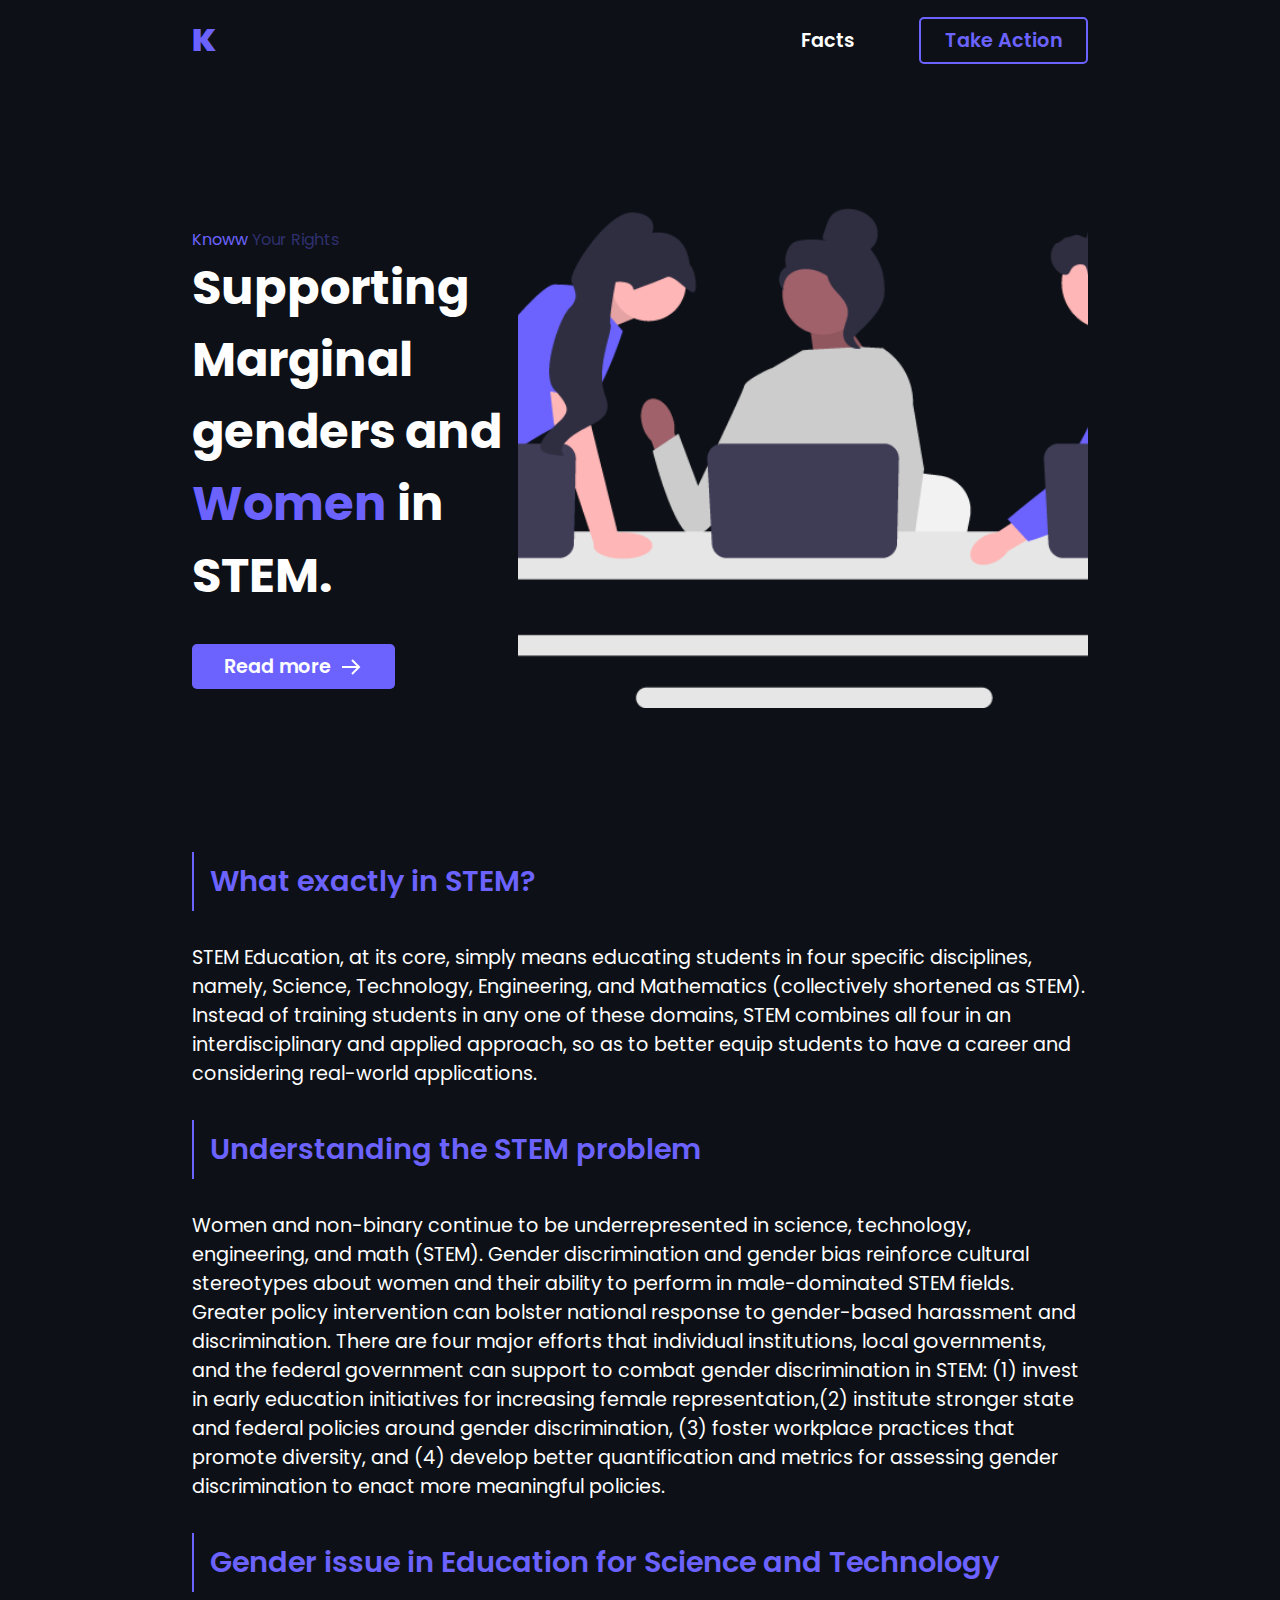
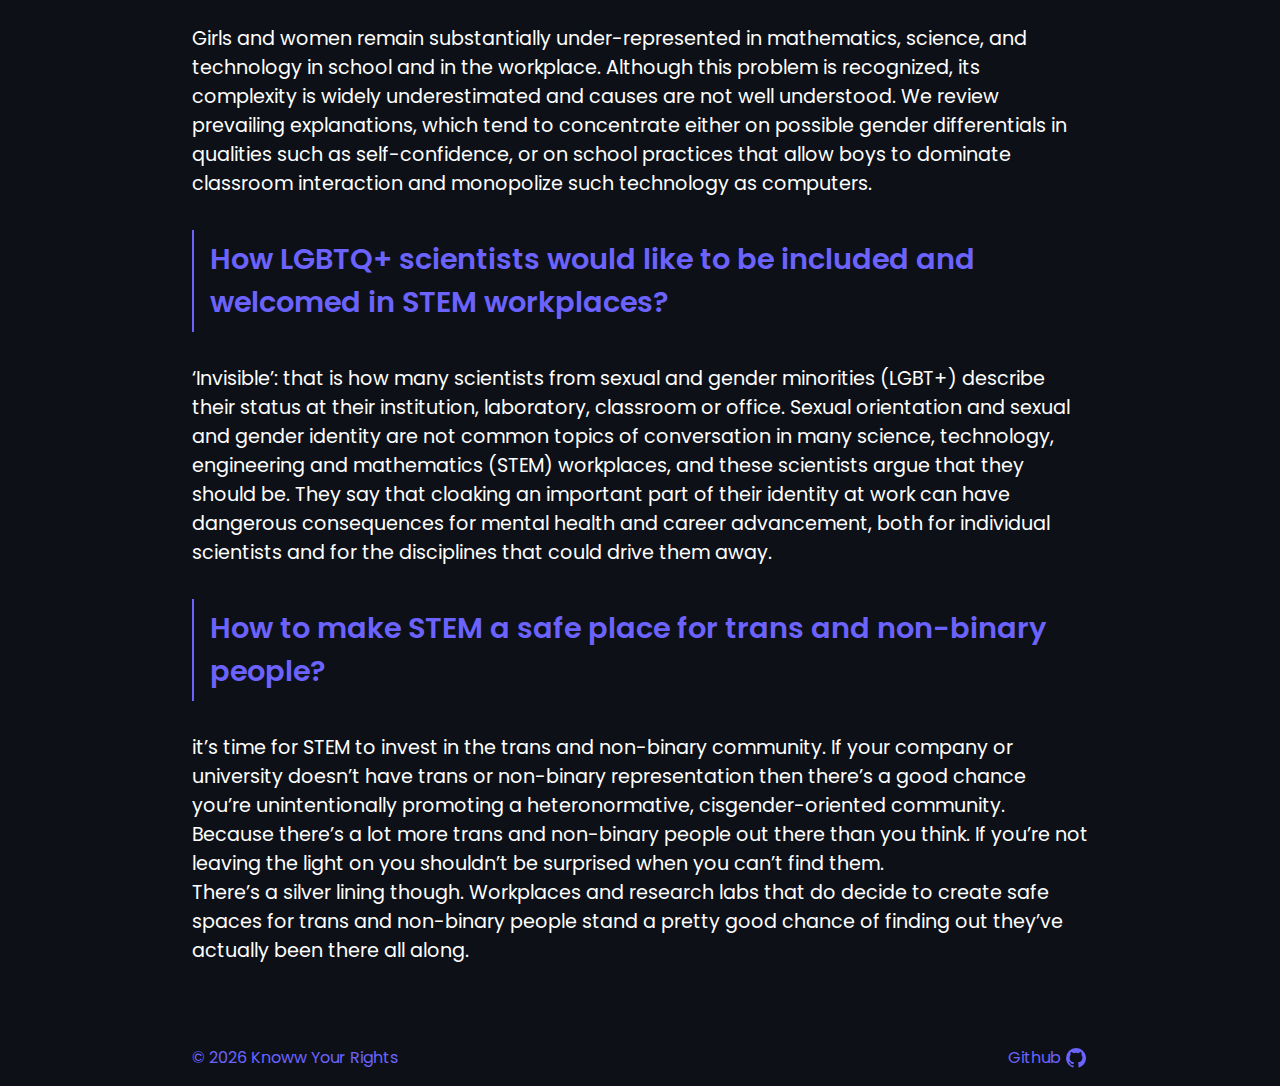
<file: index.html>
<!DOCTYPE html>
<html lang="en">

<head>
  <meta charset="UTF-8">
  <meta http-equiv="X-UA-Compatible" content="IE=edge">
  <meta name="viewport" content="width=device-width, initial-scale=1.0">
  <link rel="stylesheet" href="./styles/home.css">
  <title>Knoww</title>
</head>

<body>
  <div class="container">

    <!-- Navigation Bar -->

    <div class="navbar-container">
      <div class="navbar">
        <div class="navbar-logo">
          K
        </div>
        <div class="navbar-items">
          <div class="navbar-item">
            <a href="./pages/facts.html">Facts</a>
          </div>
          <div class="navbar-item-btn">
            <a href="./pages/action.html">Take Action</a>
          </div>
        </div>
      </div>
    </div>

    <!-- Title and Intro Description -->

    <div class="info-container">
      <div class="info">
        <div class="info-left-container">
          <div class="info-left">
            <div class="light-title">
              <span class="title-logo">
                Knoww
              </span>
              <span class="title-logo-rest">
                Your Rights
              </span>
            </div>
            <div class="title">
              Supporting Marginal genders and <span class="title-women">
                Women
              </span> in STEM.
            </div>
            <div class="title-btn">
              <div class="title-btn-text">
                Read more
              </div>
              <svg width="24" height="24" fill="#ffffff" viewBox="0 0 24 24" xmlns="http://www.w3.org/2000/svg">
                <path
                  d="M21 11.004H6.414l5.293-5.293-1.414-1.414-7.707 7.707 7.707 7.707 1.414-1.414-5.293-5.293H21v-2Z">
                </path>
              </svg>
            </div>
          </div>
        </div>
        <div class="info-right-container"></div>
      </div>
    </div>

    <!-- Content -->

    <div class="content">
      <div class="question">
        What exactly in STEM?
      </div>
      <div class="answer">
        STEM Education, at its core, simply means educating students in four specific disciplines, namely,
        Science, Technology, Engineering, and Mathematics (collectively shortened as STEM). Instead of training
        students in any one of these domains, STEM combines all four in an interdisciplinary and applied
        approach, so as to better equip students to have a career and considering real-world applications.
      </div>
      <div class="question">
        Understanding the STEM problem
      </div>
      <div class="answer">
        Women and non-binary continue to be underrepresented in science, technology, engineering, and
        math (STEM). Gender discrimination and gender bias reinforce cultural stereotypes about women and their
        ability to perform in male-dominated STEM fields. Greater policy intervention can bolster national
        response to
        gender-based harassment and discrimination. There are four major efforts that individual institutions,
        local
        governments, and the federal government can support to combat gender discrimination in STEM: (1) invest
        in
        early education initiatives for increasing female representation,(2) institute stronger state and
        federal
        policies around gender discrimination, (3) foster workplace practices that promote diversity, and (4)
        develop
        better quantification and metrics for assessing gender discrimination to enact more meaningful policies.
      </div>
      <div class="question">
        Gender issue in Education for Science and Technology
      </div>
      <div class="answer">
        Girls and women remain substantially under-represented in mathematics, science, and technology in school
        and in the workplace. Although this problem is recognized, its complexity is widely underestimated and
        causes are not well understood. We review prevailing explanations, which tend to concentrate either on
        possible gender differentials in qualities such as self-confidence, or on school practices that allow
        boys
        to dominate classroom interaction and monopolize such technology as computers.
      </div>
      <div class="question">
        How LGBTQ+ scientists would like to be included and welcomed in STEM workplaces?
      </div>
      <div class="answer">
        ‘Invisible’: that is how many scientists from sexual and gender minorities (LGBT+) describe their status
        at their institution, laboratory, classroom or office. Sexual orientation and sexual and gender identity
        are not common topics of conversation in many science, technology, engineering and mathematics (STEM)
        workplaces, and these scientists argue that they should be. They say that cloaking an important part of
        their identity at work can have dangerous consequences for mental health and career advancement, both
        for
        individual scientists and for the disciplines that could drive them away.
      </div>
      <div class="question">
        How to make STEM a safe place for trans and non-binary people?
      </div>
      <div class="answer">
        it’s time for STEM to invest in the trans and non-binary community. If your company or university
        doesn’t
        have trans or non-binary representation then there’s a good chance you’re unintentionally promoting a
        heteronormative, cisgender-oriented community. Because there’s a lot more trans and non-binary people
        out
        there than you think. If you’re not leaving the light on you shouldn’t be surprised when you can’t find
        them.
        <br>
        There’s a silver lining though. Workplaces and research labs that do decide to create safe spaces for
        trans and non-binary people stand a pretty good chance of finding out they’ve actually been there all
        along.
      </div>
    </div>

    <!-- Footer -->

    <div class="footer-container">
      <div class="footer">
        <div class="footer-text">
          &copy; <span id="year"></span> Knoww Your Rights
        </div>
        <a href="https://github.com/ishitaojha/Knoww" target="_blank" rel="noopener noreferrer">
          <div class="a-text">
            Github
          </div>
          <svg width="24" height="24" fill="#6c63ff" viewBox="0 0 24 24" xmlns="http://www.w3.org/2000/svg">
            <path fill-rule="evenodd"
              d="M12.026 2a9.973 9.973 0 0 0-9.974 9.974c0 4.406 2.857 8.145 6.82 9.465.5.09.68-.217.68-.481 0-.237-.008-.865-.011-1.696-2.775.602-3.361-1.338-3.361-1.338-.452-1.152-1.107-1.459-1.107-1.459-.905-.619.069-.605.069-.605 1.002.07 1.527 1.028 1.527 1.028.89 1.524 2.336 1.084 2.902.829.09-.645.35-1.085.635-1.334-2.214-.251-4.542-1.107-4.542-4.93 0-1.087.389-1.979 1.024-2.675-.101-.253-.446-1.268.099-2.64 0 0 .837-.269 2.742 1.021a9.582 9.582 0 0 1 2.496-.336 9.555 9.555 0 0 1 2.496.336c1.906-1.291 2.742-1.021 2.742-1.021.545 1.372.203 2.387.099 2.64.64.696 1.024 1.587 1.024 2.675 0 3.833-2.33 4.675-4.552 4.922.355.308.675.916.675 1.846 0 1.334-.012 2.41-.012 2.737 0 .267.178.577.687.479C19.146 20.115 22 16.379 22 11.974 22 6.465 17.535 2 12.026 2Z"
              clip-rule="evenodd"></path>
          </svg>
        </a>
      </div>
    </div>

  </div>
  <script src="./src/app.js"></script>
</body>

</html>
</file>
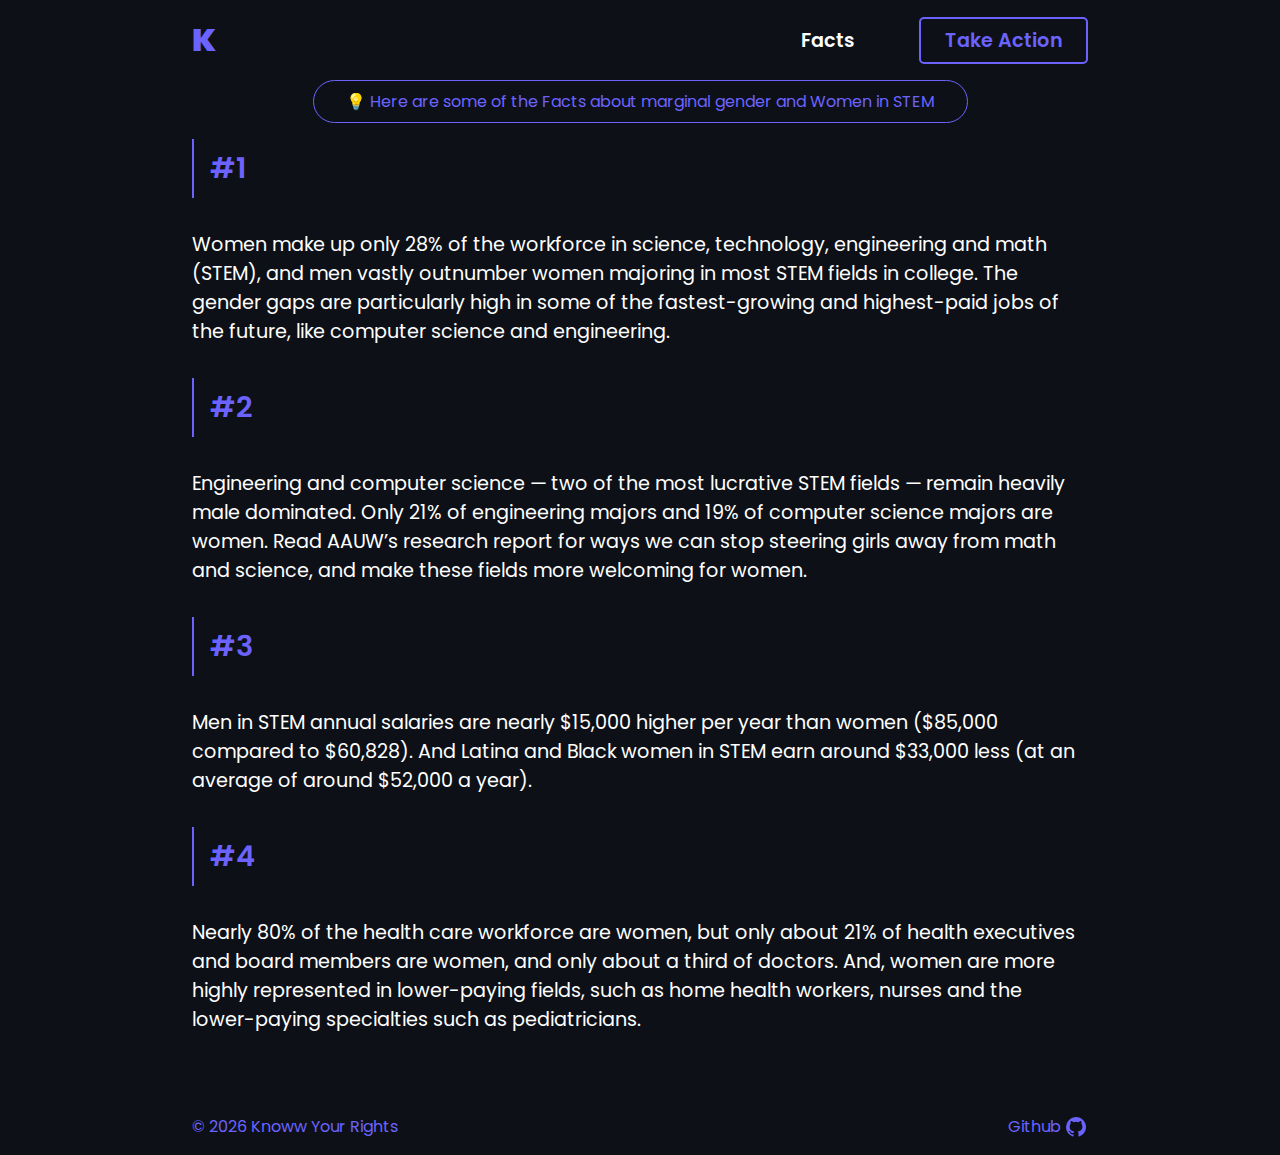
<file: pages/facts.html>
<!DOCTYPE html>
<html lang="en">

<head>
  <meta charset="UTF-8">
  <meta http-equiv="X-UA-Compatible" content="IE=edge">
  <meta name="viewport" content="width=device-width, initial-scale=1.0">
  <link rel="stylesheet" href="../styles/home.css">
  <title>Knoww | Facts</title>
</head>

<body>
  <div class="container">

    <!-- Navigation Bar -->

    <div class="navbar-container">
      <div class="navbar">
        <div class="navbar-logo">
          <a href="../index.html">
            K
          </a>
        </div>
        <div class="navbar-items">
          <div class="navbar-item">
            <a href="./pages/facts.html">Facts</a>
          </div>
          <div class="navbar-item-btn">
            <a href="./pages/action.html">Take Action</a>
          </div>
        </div>
      </div>
    </div>

    <!-- Title and Intro Description -->

    <div class="tip-container">
      <div class="tip">
        💡 Here are some of the Facts about marginal gender and Women in STEM
      </div>
    </div>

    <!-- Content -->

    <div class="content">
      <div class="question">
        #1
      </div>
      <div class="answer">
        Women make up only 28% of the workforce in science, technology, engineering and math (STEM), and men
        vastly
        outnumber women majoring in most STEM fields in college. The gender gaps are particularly high in some
        of the
        fastest-growing and highest-paid jobs of the future, like computer science and engineering.
      </div>
      <div class="question">
        #2
      </div>
      <div class="answer">
        Engineering and computer science — two of the most lucrative STEM fields — remain heavily male
        dominated. Only
        21% of engineering majors and 19% of computer science majors are women. Read AAUW’s research report for
        ways
        we can stop steering girls away from math and science, and make these fields more welcoming for women.
      </div>
      <div class="question">
        #3
      </div>
      <div class="answer">
        Men in STEM annual salaries are nearly $15,000 higher per year than women ($85,000 compared to $60,828).
        And
        Latina and Black women in STEM earn around $33,000 less (at an average of around $52,000 a year).
      </div>
      <div class="question">
        #4
      </div>
      <div class="answer">
        Nearly 80% of the health care workforce are women, but only about 21% of health executives and board
        members are women, and only about a third of doctors. And, women are more highly represented in
        lower-paying fields, such as home health workers, nurses and the lower-paying specialties such as
        pediatricians.
      </div>
    </div>

    <!-- Footer -->

    <div class="footer-container">
      <div class="footer">
        <div class="footer-text">
          &copy; <span id="year"></span> Knoww Your Rights
        </div>
        <a href="https://github.com/ishitaojha/Knoww" target="_blank" rel="noopener noreferrer">
          <div class="a-text">
            Github
          </div>
          <svg width="24" height="24" fill="#6c63ff" viewBox="0 0 24 24" xmlns="http://www.w3.org/2000/svg">
            <path fill-rule="evenodd"
              d="M12.026 2a9.973 9.973 0 0 0-9.974 9.974c0 4.406 2.857 8.145 6.82 9.465.5.09.68-.217.68-.481 0-.237-.008-.865-.011-1.696-2.775.602-3.361-1.338-3.361-1.338-.452-1.152-1.107-1.459-1.107-1.459-.905-.619.069-.605.069-.605 1.002.07 1.527 1.028 1.527 1.028.89 1.524 2.336 1.084 2.902.829.09-.645.35-1.085.635-1.334-2.214-.251-4.542-1.107-4.542-4.93 0-1.087.389-1.979 1.024-2.675-.101-.253-.446-1.268.099-2.64 0 0 .837-.269 2.742 1.021a9.582 9.582 0 0 1 2.496-.336 9.555 9.555 0 0 1 2.496.336c1.906-1.291 2.742-1.021 2.742-1.021.545 1.372.203 2.387.099 2.64.64.696 1.024 1.587 1.024 2.675 0 3.833-2.33 4.675-4.552 4.922.355.308.675.916.675 1.846 0 1.334-.012 2.41-.012 2.737 0 .267.178.577.687.479C19.146 20.115 22 16.379 22 11.974 22 6.465 17.535 2 12.026 2Z"
              clip-rule="evenodd"></path>
          </svg>
        </a>
      </div>
    </div>
    <script src="../src/app.js"></script>
  </div>
</body>

</html>
</file>
<file: styles/home.css>
@import url("https://fonts.googleapis.com/css2?family=Poppins:ital,wght@0,100;0,200;0,300;0,400;0,500;0,600;0,700;0,800;0,900;1,100;1,200;1,300;1,400;1,500;1,600;1,700;1,800;1,900&display=swap");
* {
  margin: 0;
  padding: 0;
}

body {
  background: #0d1117;
  font-family: 'Poppins', sans-serif;
  color: #fff;
}

.container {
  width: 70vw;
  margin: 0 auto;
}

.container .navbar-container {
  padding: 1rem 0;
}

.container .navbar-container .navbar {
  display: -webkit-box;
  display: -ms-flexbox;
  display: flex;
  -webkit-box-align: center;
      -ms-flex-align: center;
          align-items: center;
  -webkit-box-pack: justify;
      -ms-flex-pack: justify;
          justify-content: space-between;
}

.container .navbar-container .navbar .navbar-logo {
  font-size: 2rem;
  font-weight: 900;
  color: #6c63ff;
}

.container .navbar-container .navbar .navbar-logo a {
  text-decoration: none;
  color: #6c63ff;
}

.container .navbar-container .navbar .navbar-items {
  display: -webkit-box;
  display: -ms-flexbox;
  display: flex;
  -webkit-box-align: center;
      -ms-flex-align: center;
          align-items: center;
  gap: 4rem;
}

.container .navbar-container .navbar .navbar-items .navbar-item a {
  text-decoration: none;
  color: #fff;
  font-size: 1.2rem;
  font-weight: 600;
}

.container .navbar-container .navbar .navbar-items .navbar-item-btn a {
  text-decoration: none;
  color: #6c63ff;
  padding: 0.5rem 1.5rem;
  border-radius: 5px;
  border: 2px solid #6c63ff;
  font-size: 1.2rem;
  font-weight: 600;
  -webkit-transition: all 0.3s ease-in-out;
  transition: all 0.3s ease-in-out;
}

.container .navbar-container .navbar .navbar-items .navbar-item-btn a:hover {
  background: #6c63ff;
  color: #fff;
}

.container .info-container {
  padding: 8rem 0;
}

.container .info-container .info {
  display: -webkit-box;
  display: -ms-flexbox;
  display: flex;
  -webkit-box-align: center;
      -ms-flex-align: center;
          align-items: center;
  -webkit-box-pack: justify;
      -ms-flex-pack: justify;
          justify-content: space-between;
}

.container .info-container .info .info-left-container {
  width: 40%;
}

.container .info-container .info .info-left-container .info-left .light-title .title-logo {
  color: #6c63ff;
  font-size: 1rem;
}

.container .info-container .info .info-left-container .info-left .light-title .title-logo-rest {
  font-size: 1rem;
  color: #6b63ff60;
}

.container .info-container .info .info-left-container .info-left .title {
  font-size: 3rem;
  font-weight: 700;
}

.container .info-container .info .info-left-container .info-left .title .title-women {
  color: #6c63ff;
}

.container .info-container .info .info-left-container .info-left .title-btn {
  display: -webkit-box;
  display: -ms-flexbox;
  display: flex;
  -webkit-box-align: center;
      -ms-flex-align: center;
          align-items: center;
  gap: 0.5rem;
  padding: 0.5rem 2rem;
  background: #6c63ff;
  width: -webkit-fit-content;
  width: -moz-fit-content;
  width: fit-content;
  border-radius: 5px;
  margin-top: 2rem;
  cursor: pointer;
}

.container .info-container .info .info-left-container .info-left .title-btn .title-btn-text {
  font-size: 1.2rem;
  font-weight: 600;
}

.container .info-container .info .info-left-container .info-left .title-btn svg {
  -webkit-transform: rotate(180deg);
          transform: rotate(180deg);
}

.container .info-container .info .info-right-container {
  height: 500px;
  width: 70%;
  background: url("../assets/title.png");
  background-size: cover;
  background-position: center;
}

.container .content {
  display: -webkit-box;
  display: -ms-flexbox;
  display: flex;
  -webkit-box-orient: vertical;
  -webkit-box-direction: normal;
      -ms-flex-direction: column;
          flex-direction: column;
  gap: 2rem;
  padding: 1rem 0 4rem 0;
}

.container .content .question {
  border-left: 2px solid #6c63ff;
  padding: 0.5rem 1rem;
  font-size: 1.8rem;
  font-weight: 600;
  color: #6c63ff;
}

.container .content .answer {
  font-size: 1.2rem;
}

.container .footer-container {
  padding: 1rem 0;
}

.container .footer-container .footer {
  display: -webkit-box;
  display: -ms-flexbox;
  display: flex;
  -webkit-box-align: center;
      -ms-flex-align: center;
          align-items: center;
  -webkit-box-pack: justify;
      -ms-flex-pack: justify;
          justify-content: space-between;
}

.container .footer-container .footer .footer-text {
  color: #6c63ff;
}

.container .footer-container .footer a {
  display: -webkit-box;
  display: -ms-flexbox;
  display: flex;
  -webkit-box-align: center;
      -ms-flex-align: center;
          align-items: center;
  gap: 0.2rem;
  text-decoration: none;
}

.container .footer-container .footer a .a-text {
  color: #6c63ff;
}

.container .tip-container {
  display: -webkit-box;
  display: -ms-flexbox;
  display: flex;
  -webkit-box-pack: center;
      -ms-flex-pack: center;
          justify-content: center;
}

.container .tip-container .tip {
  padding: 0.5rem 2rem;
  border: 1px solid #6c63ff;
  border-radius: 50px;
  color: #6c63ff;
}

@media screen and (max-width: 1076px) {
  .container .info-container .info {
    -webkit-box-orient: vertical;
    -webkit-box-direction: reverse;
        -ms-flex-direction: column-reverse;
            flex-direction: column-reverse;
    gap: 4rem;
  }
  .container .info-container .info .info-left-container {
    width: 100%;
  }
  .container .info-container .info .info-right-container {
    width: 100%;
    height: 400px;
  }
}

@media screen and (max-width: 768px) {
  .container {
    width: 94vw;
  }
  .container .navbar-container .navbar .navbar-items {
    gap: 2rem;
  }
  .container .info-container {
    padding: 4rem 0;
  }
  .container .info-container .info {
    -webkit-box-orient: vertical;
    -webkit-box-direction: reverse;
        -ms-flex-direction: column-reverse;
            flex-direction: column-reverse;
    gap: 2rem;
  }
  .container .info-container .info .info-left-container {
    width: 100%;
  }
  .container .info-container .info .info-left-container .info-left .title {
    font-size: 2rem;
  }
  .container .info-container .info .info-right-container {
    height: 250px;
    width: 100%;
  }
}
/*# sourceMappingURL=home.css.map */
</file>
